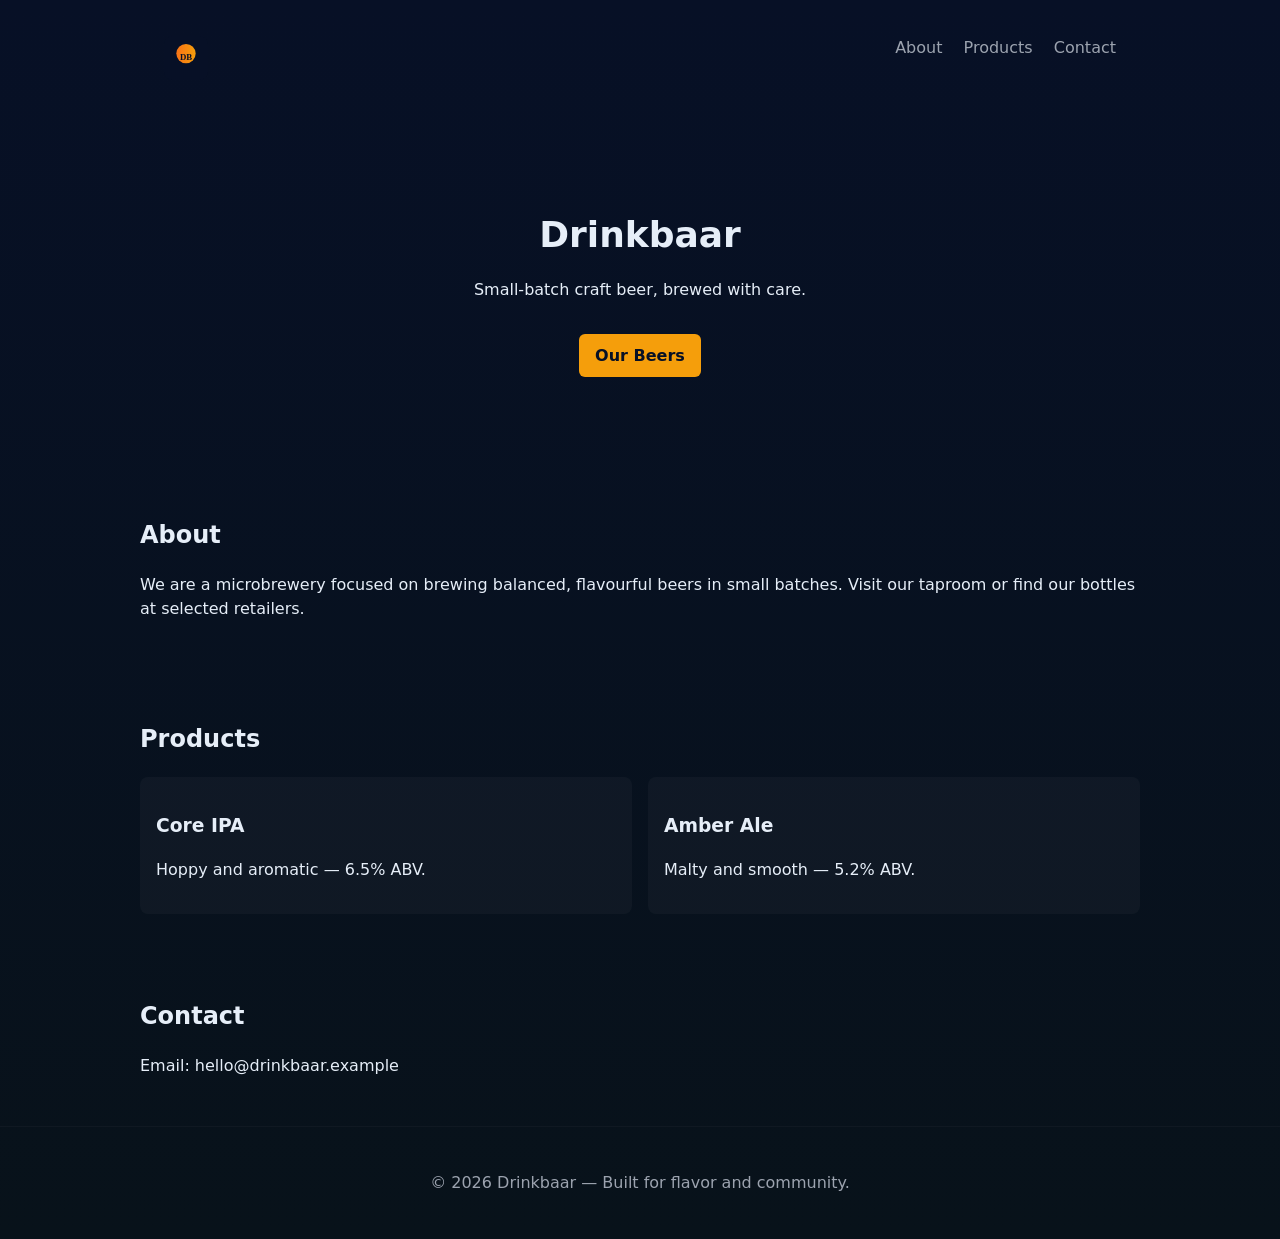
<file: index.html>
<!doctype html>
<html lang="en">
<head>
  <meta charset="utf-8">
  <meta name="viewport" content="width=device-width,initial-scale=1">
  <title>Drinkbaar — Microbrewery</title>
  <meta name="description" content="Drinkbaar — Small-batch craft beers from our microbrewery.">
  <link rel="stylesheet" href="assets/css/style.css">
</head>
<body>
  <header class="site-header">
    <div class="container">
      <img src="assets/img/logo.svg" alt="Drinkbaar logo" class="logo">
      <nav class="main-nav">
        <a href="#about">About</a>
        <a href="#products">Products</a>
        <a href="#contact">Contact</a>
      </nav>
    </div>
  </header>

  <main>
    <section class="hero">
      <div class="container">
        <h1>Drinkbaar</h1>
        <p>Small-batch craft beer, brewed with care.</p>
        <a class="btn" href="#products">Our Beers</a>
      </div>
    </section>

    <section id="about" class="container about">
      <h2>About</h2>
      <p>We are a microbrewery focused on brewing balanced, flavourful beers in small batches. Visit our taproom or find our bottles at selected retailers.</p>
    </section>

    <section id="products" class="container products">
      <h2>Products</h2>
      <div class="grid">
        <article class="card">
          <h3>Core IPA</h3>
          <p>Hoppy and aromatic — 6.5% ABV.</p>
        </article>
        <article class="card">
          <h3>Amber Ale</h3>
          <p>Malty and smooth — 5.2% ABV.</p>
        </article>
      </div>
    </section>

    <section id="contact" class="container contact">
      <h2>Contact</h2>
      <p>Email: hello@drinkbaar.example</p>
    </section>
  </main>

  <footer class="site-footer">
    <div class="container">© 2026 Drinkbaar — Built for flavor and community.</div>
  </footer>
</body>
</html>
</file>
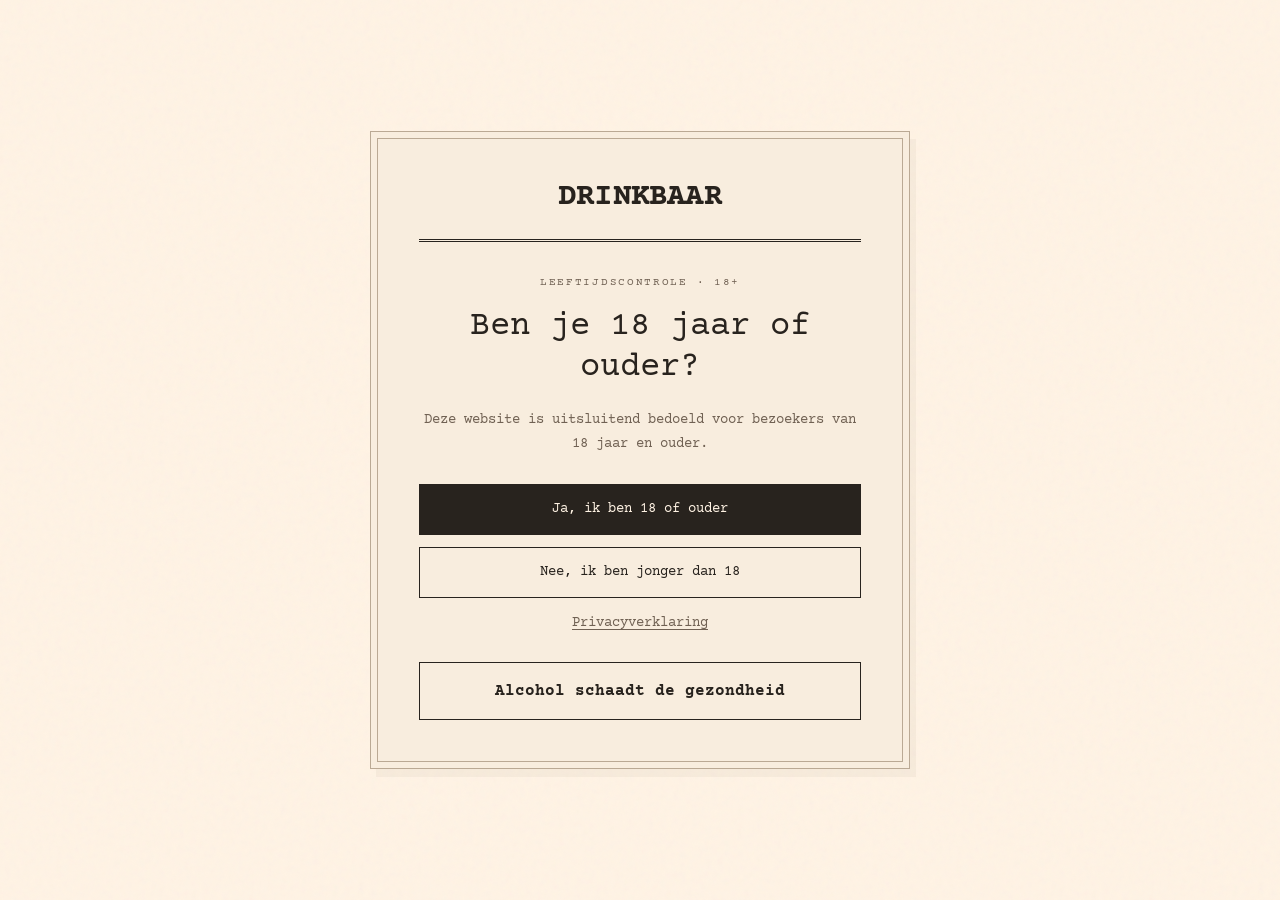
<file: public/index.html>
<!doctype html>
<html lang="nl">
<head>
<meta charset="utf-8"><meta name="viewport" content="width=device-width,initial-scale=1"><meta name="theme-color" content="#fff3e4">
<title>Drinkbaar — Bruin Kroeg | Belgisch amberbier</title>
<meta name="description" content="Bruin Kroeg van Drinkbaar. Belgisch amberbier van hoge gisting met een milde rooksmaak, gelagerd op eikenhoutsnippers.">
<link rel="icon" href="assets/img/favicon.svg" type="image/svg+xml"><link rel="stylesheet" href="assets/css/style.css">
</head>
<body>
<section class="age-gate" id="age-gate" role="dialog" aria-modal="true" aria-labelledby="age-title" aria-describedby="age-description">
  <div class="age-card">
    <p class="brand age-brand">DRINKBAAR</p>
    <p class="eyebrow">LEEFTIJDSCONTROLE · 18+</p>
    <h2 id="age-title" tabindex="-1">Ben je 18 jaar of ouder?</h2>
    <p id="age-description">Deze website is uitsluitend bedoeld voor bezoekers van 18 jaar en ouder.</p>
    <div class="age-actions" id="age-actions">
      <button type="button" id="age-confirm" disabled>Ja, ik ben 18 of ouder</button>
      <button type="button" id="age-deny" class="age-secondary" disabled>Nee, ik ben jonger dan 18</button>
    </div>
    <noscript><p>Schakel JavaScript in om je leeftijd te bevestigen. De website blijft tot dan gesloten.</p></noscript>
    <p><a class="text-link" href="privacy.html">Privacyverklaring</a></p>
    <p class="alcohol-warning age-warning">Alcohol schaadt de gezondheid</p>
  </div>
</section>
<div class="site-content" id="site-content" hidden inert>
<a class="skip-link" href="#main">Naar de inhoud</a>
<header class="site-header wrap">
  <a class="brand" href="#bier" aria-label="Drinkbaar, naar ons bier">DRINKBAAR</a>
  <nav class="site-nav" aria-label="Hoofdnavigatie">
    <ul>
      <li><a href="#bier">Ons bier</a></li>
      <li><a href="#over-ons">Over ons</a></li>
      <li><a href="#contact">Contact</a></li>
    </ul>
  </nav>
</header>
<main id="main">
<section id="bier" class="hero wrap" aria-labelledby="hero-title">
  <div class="hero-copy">
    <h1 id="hero-title">Bruin<br>Kroeg<span class="title-period">.</span></h1>
    <p class="hero-description">
        Denk aan een bruine kroeg, het eikenhout aan de muur, de rook in de gordijnen en de geur van heerlijk bier. Denk aan de goeie momenten, de straffe verhalen, de goeie moppen en de flauwe moppen. Denk aan het kameraadschap met oude bekenden en nieuwe onbekenden. Aan de toog is iedereen gelijk. Dat is onze cafécultuur en dat is de essentie van Bruin Kroeg.</p>
  </div>
  <figure class="hero-art">
    <div class="photo-frame"><img class="product-photo" src="assets/img/bruin-kroeg-soft-reflections.png" alt="Productvisualisatie naar de echte Drinkbaar Bruin Kroeg fles: donkerbruin glas, gouden kroonkurk en een crèmekleurig etiket met barkruk, op een houten cafétafel" width="1024" height="1536" fetchpriority="high"></div>
  </figure>
</section>
<section id="over-ons" class="about wrap" aria-labelledby="about-title">
  <div class="about-heading">
    <p class="eyebrow">OVER ONS</p>
    <h2 id="about-title">Het begon met een mop<span class="title-period">.</span></h2>
    <blockquote>“Als het maar drinkbaar is”</blockquote>
  </div>
  <div class="about-story">
    <p>Het begon op café, terwijl we samen bier proefden. Wat als we zelf eens bier maakten? We gingen aan de slag en brouwden ons eerste bier. En warempel: het was drinkbaar.</p>
    <p>Met elk brouwsel kregen we de smaak meer te pakken en werd ons bier beter dan zomaar drinkbaar. Maar de mop bleef hangen. En de naam dus ook. Intussen is onze hobby uitgegroeid tot een passie die we met de wereld willen delen.</p>
    <p>Drinkbaar knipoogt ook naar een oude legende: in de middeleeuwen zou het water zo vervuild zijn geweest dat alleen bier nog drinkbaar was.<sup><a class="text-link" href="#legende-toelichting" aria-label="Lees de toelichting bij de legende">*</a></sup> Voor ons gaat de naam vooral over smaak en over onszelf niet al te serieus nemen.</p>
    <p>Ons bier nemen we wél serieus. We gaan voor hoge kwaliteit en verkennen graag minder alledaagse smaken. Toch moet ons bier toegankelijk blijven: het mag je verrassen en tegelijk vertrouwd aanvoelen. Nieuw én herkenbaar. En bovenal: drinkbaar.</p>
    <p id="legende-toelichting" class="about-footnote" tabindex="-1">* Deze legende is folklore, geen historisch feit of gezondheidsclaim. Ze is geen reden om bier boven water te verkiezen.</p>
  </div>
</section>
<section id="contact" class="contact wrap" aria-labelledby="contact-title">
  <div class="contact-copy">
    <p class="eyebrow">EEN VRAAG OF EEN GOED VERHAAL?</p>
    <h2 id="contact-title">Laat van je horen<span class="title-period">.</span></h2>
    <p>Heb je een vraag, een idee of gewoon zin om iets te vertellen? Stuur ons een bericht. We horen graag van je.</p>
  </div>
  <div class="contact-details">
    <p class="eyebrow">STUUR EEN BERICHT</p>
    <form class="contact-form" data-endpoint="https://script.google.com/macros/s/AKfycbzjuRxBbDtFB3m9leS-Jf_WwQpbe997Uzrxitdhd0WxswyAIRwtGOvirFTZuGNNahKx/exec" novalidate>
      <div class="form-field">
        <label for="contact-name">Naam <span aria-hidden="true">*</span></label>
        <input id="contact-name" name="name" type="text" autocomplete="name" maxlength="120" required>
      </div>
      <div class="form-field">
        <label for="contact-email">E-mailadres <span aria-hidden="true">*</span></label>
        <input id="contact-email" name="email" type="email" autocomplete="email" maxlength="254" required>
      </div>
      <div class="form-field">
        <label for="contact-subject">Onderwerp</label>
        <input id="contact-subject" name="subject" type="text" maxlength="160">
      </div>
      <div class="form-field">
        <label for="contact-phone">Telefoonnummer <span class="optional">(optioneel)</span></label>
        <input id="contact-phone" name="phone" type="tel" autocomplete="tel" maxlength="60">
      </div>
      <div class="form-field">
        <label for="contact-message">Bericht <span aria-hidden="true">*</span></label>
        <textarea id="contact-message" name="message" rows="7" maxlength="5000" required></textarea>
      </div>
      <div class="form-honeypot" aria-hidden="true">
        <label for="contact-website">Website</label>
        <input id="contact-website" name="website" type="text" tabindex="-1" autocomplete="off">
      </div>
      <button class="form-submit" type="submit">Verstuur bericht</button>
      <p class="form-status" id="contact-form-status" role="status" aria-live="polite"></p>
      <p class="form-note">Je gegevens worden alleen gebruikt om je bericht te beantwoorden. <a class="text-link" href="privacy.html">Lees de privacyverklaring</a>.</p>
    </form>
  </div>
</section>
</main>
<footer class="site-footer wrap">
  <div class="company-details">
    <p>© <span id="year">2026</span> Drinkbaar · Amelu BV</p>
    <p>Groenstraat 1, 2820 Bonheiden, België</p>
    <p>Btw-nummer: BE 0689.586.163</p>
    <p><a class="text-link" href="mailto:info@drinkbaar.be">info@drinkbaar.be</a></p>
  </div>
  <p><a class="text-link" href="privacy.html">Privacyverklaring</a></p>
</footer>
<p class="alcohol-warning bottom-warning">Alcohol schaadt de gezondheid</p>
</div>
<script src="assets/js/age-gate.js" defer></script>
<script src="assets/js/contact-form.js" defer></script>
</body></html>
</file>
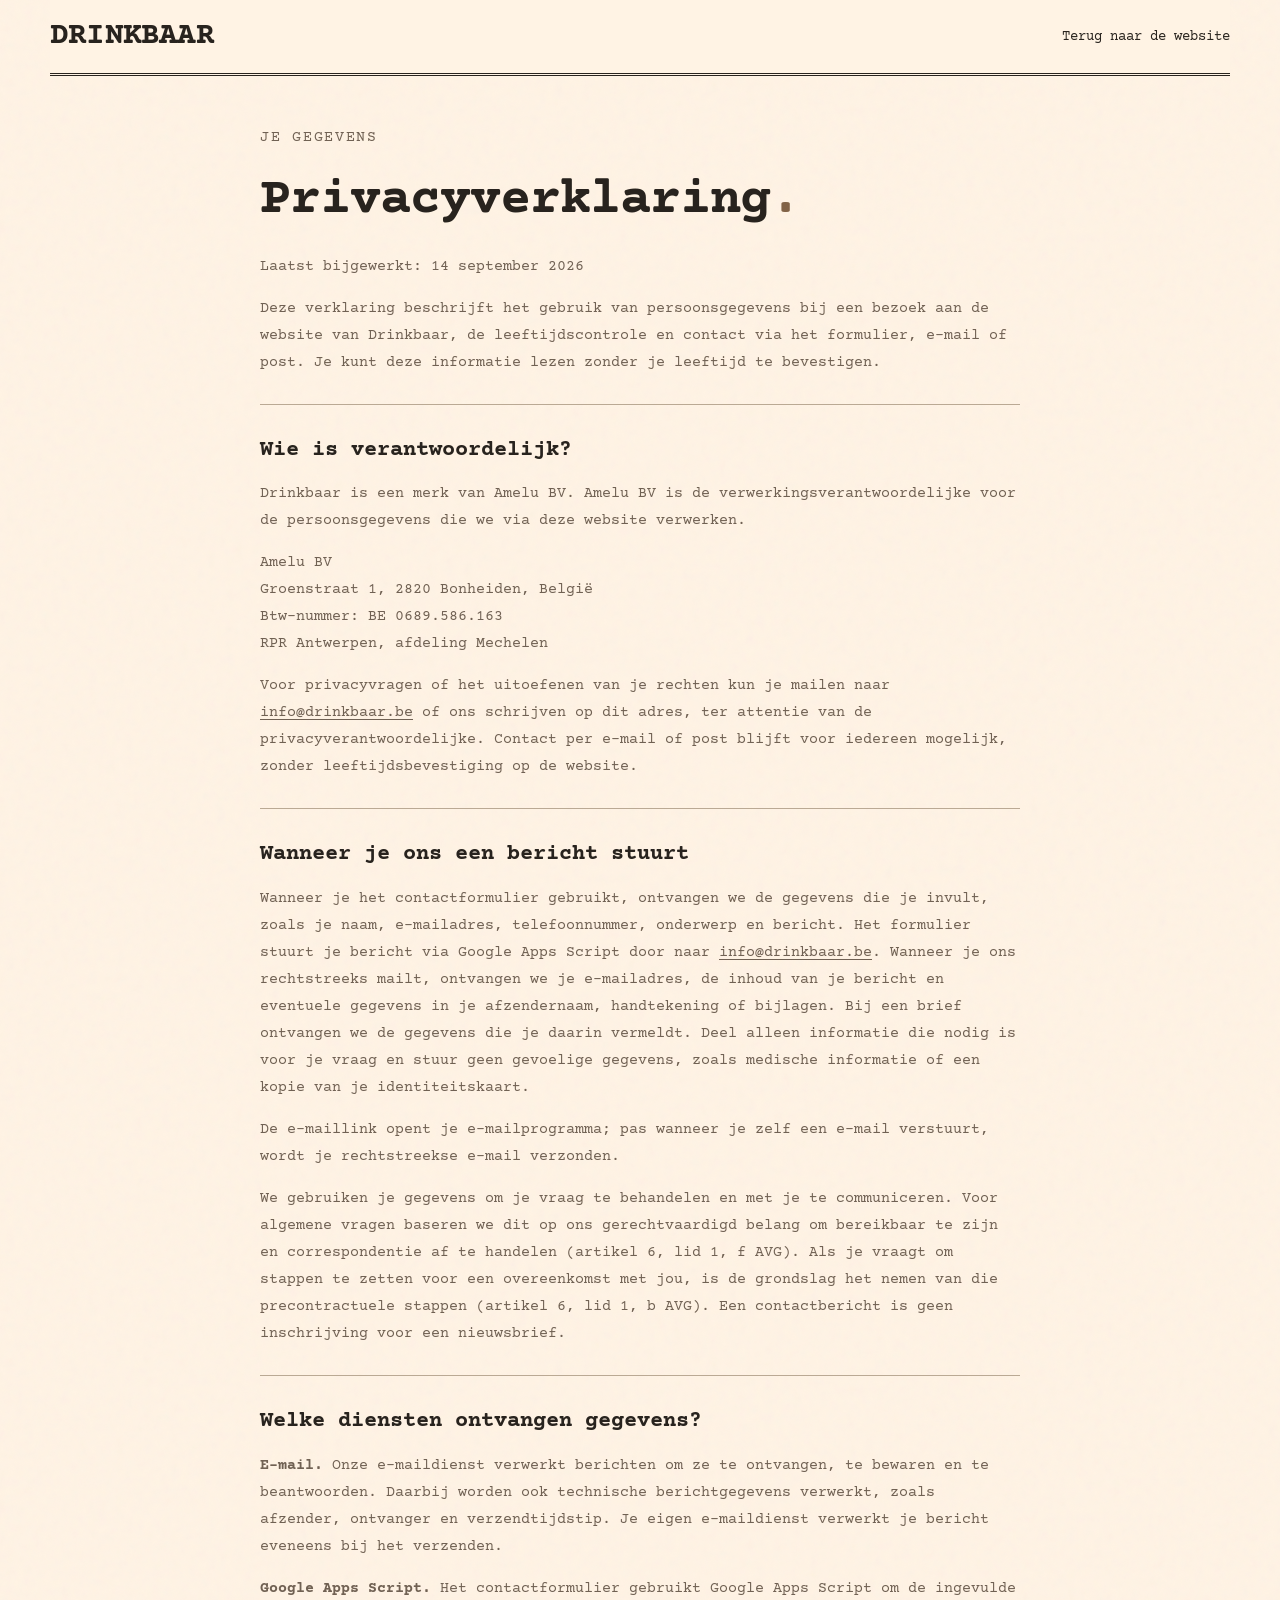
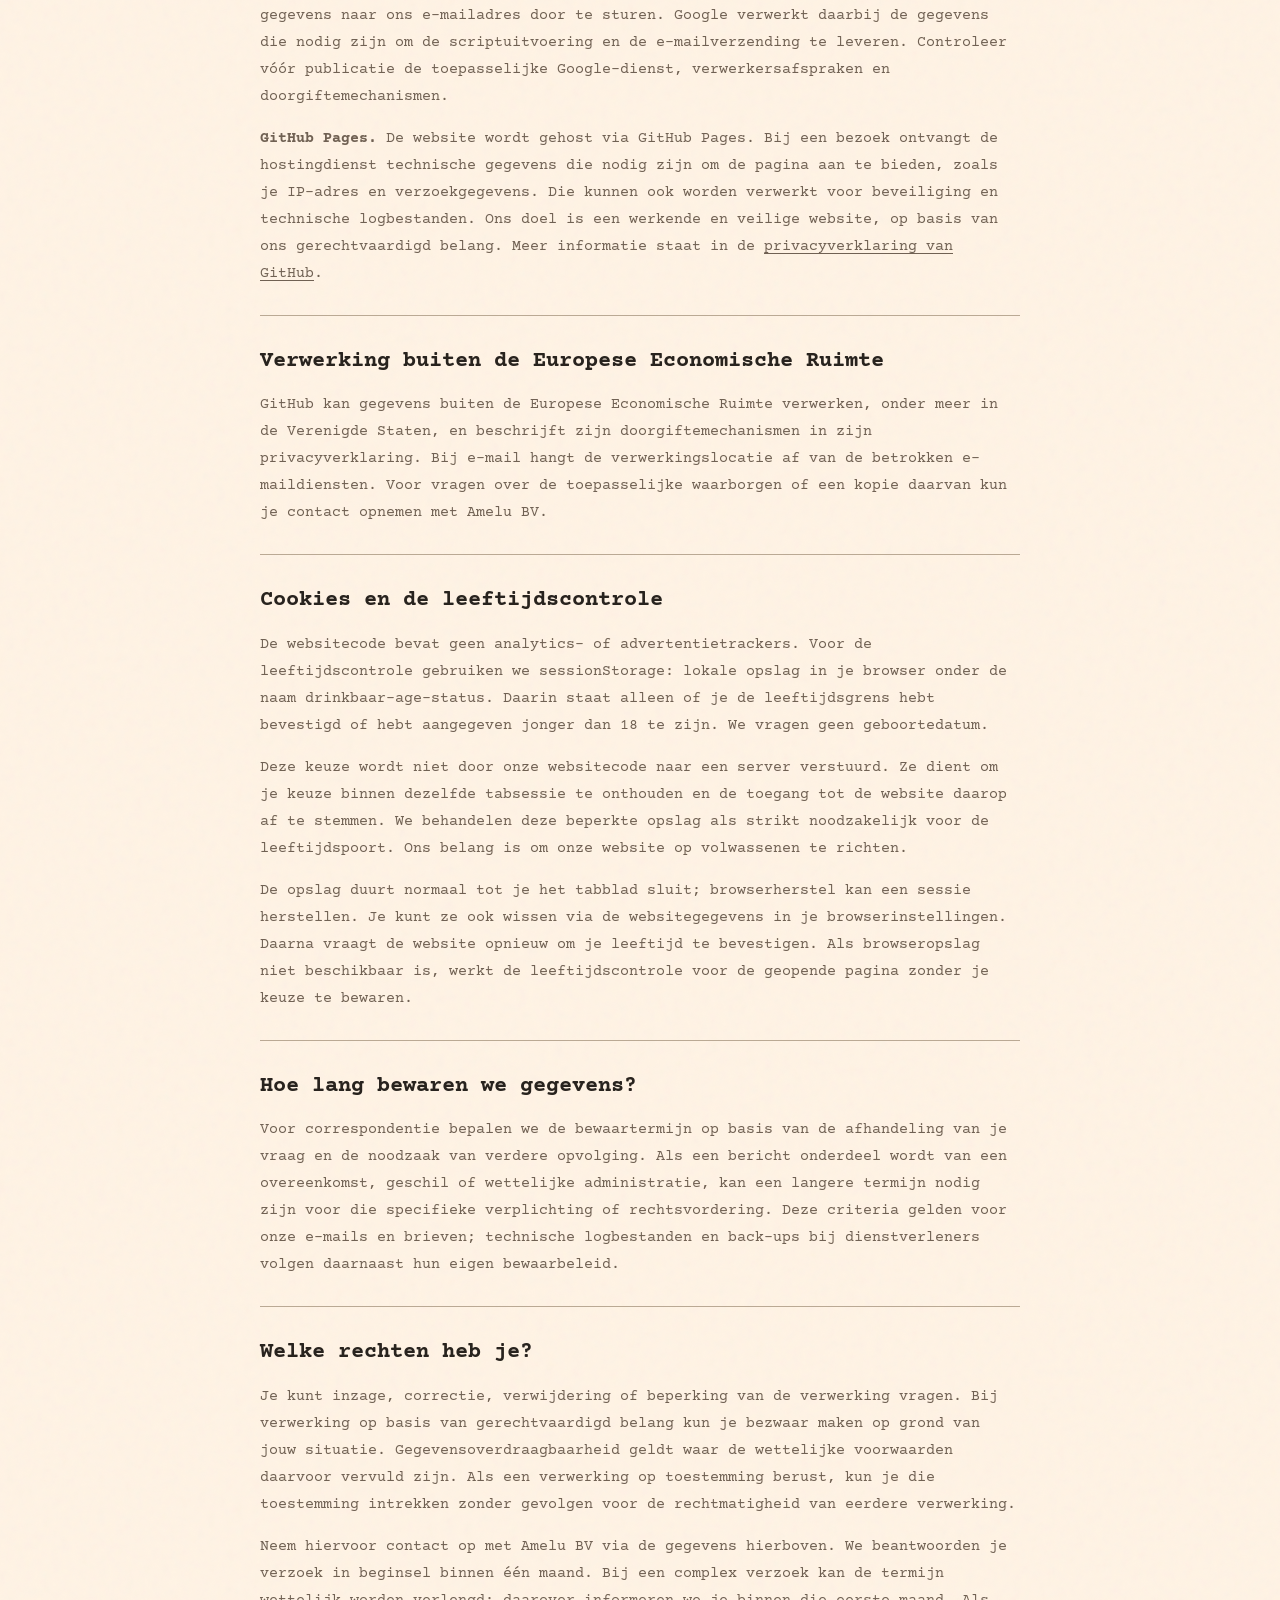
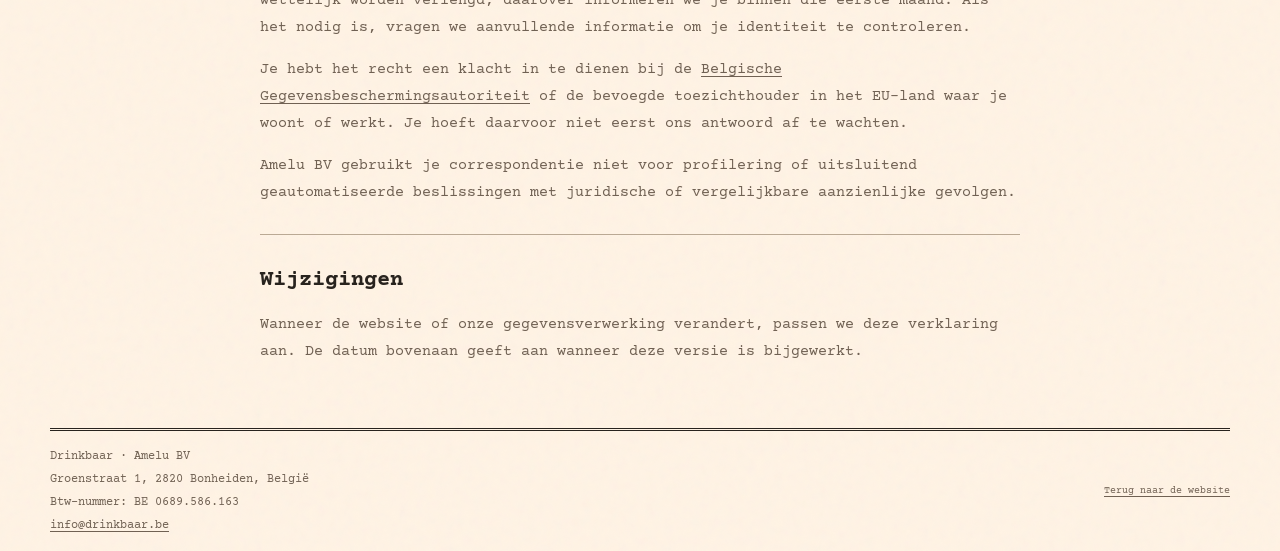
<file: public/privacy.html>
<!doctype html>
<html lang="nl">
<head>
  <meta charset="utf-8">
  <meta name="viewport" content="width=device-width,initial-scale=1">
  <meta name="theme-color" content="#fff3e4">
  <title>Privacyverklaring — Drinkbaar</title>
  <meta name="description" content="Hoe Amelu BV persoonsgegevens verwerkt op de website van Drinkbaar, welke diensten we gebruiken en welke rechten je hebt.">
  <link rel="icon" href="assets/img/favicon.svg" type="image/svg+xml">
  <link rel="stylesheet" href="assets/css/style.css">
</head>
<body class="privacy-page">
  <a class="skip-link" href="#main">Naar de inhoud</a>
  <header class="site-header wrap">
    <a class="brand" href="index.html" aria-label="Drinkbaar, naar de website">DRINKBAAR</a>
    <nav class="site-nav" aria-label="Navigatie">
      <ul><li><a href="index.html">Terug naar de website</a></li></ul>
    </nav>
  </header>
  <main id="main" class="privacy-content">
    <p class="eyebrow">JE GEGEVENS</p>
    <h1>Privacyverklaring<span class="title-period">.</span></h1>
    <p>Laatst bijgewerkt: <time datetime="2026-09-14">14 september 2026</time></p>
    <p>Deze verklaring beschrijft het gebruik van persoonsgegevens bij een bezoek aan de website van Drinkbaar, de leeftijdscontrole en contact via het formulier, e-mail of post. Je kunt deze informatie lezen zonder je leeftijd te bevestigen.</p>

    <section aria-labelledby="responsible-title">
      <h2 id="responsible-title">Wie is verantwoordelijk?</h2>
      <p>Drinkbaar is een merk van Amelu BV. Amelu BV is de verwerkingsverantwoordelijke voor de persoonsgegevens die we via deze website verwerken.</p>
      <address>Amelu BV<br>Groenstraat 1, 2820 Bonheiden, België<br>Btw-nummer: BE 0689.586.163<br>RPR Antwerpen, afdeling Mechelen</address>
      <p>Voor privacyvragen of het uitoefenen van je rechten kun je mailen naar <a href="mailto:info@drinkbaar.be">info@drinkbaar.be</a> of ons schrijven op dit adres, ter attentie van de privacyverantwoordelijke. Contact per e-mail of post blijft voor iedereen mogelijk, zonder leeftijdsbevestiging op de website.</p>
    </section>

    <section aria-labelledby="contact-title">
      <h2 id="contact-title">Wanneer je ons een bericht stuurt</h2>
      <p>Wanneer je het contactformulier gebruikt, ontvangen we de gegevens die je invult, zoals je naam, e-mailadres, telefoonnummer, onderwerp en bericht. Het formulier stuurt je bericht via Google Apps Script door naar <a href="mailto:info@drinkbaar.be">info@drinkbaar.be</a>. Wanneer je ons rechtstreeks mailt, ontvangen we je e-mailadres, de inhoud van je bericht en eventuele gegevens in je afzendernaam, handtekening of bijlagen. Bij een brief ontvangen we de gegevens die je daarin vermeldt. Deel alleen informatie die nodig is voor je vraag en stuur geen gevoelige gegevens, zoals medische informatie of een kopie van je identiteitskaart.</p>
      <p>De e-maillink opent je e-mailprogramma; pas wanneer je zelf een e-mail verstuurt, wordt je rechtstreekse e-mail verzonden.</p>
      <p>We gebruiken je gegevens om je vraag te behandelen en met je te communiceren. Voor algemene vragen baseren we dit op ons gerechtvaardigd belang om bereikbaar te zijn en correspondentie af te handelen (artikel 6, lid 1, f AVG). Als je vraagt om stappen te zetten voor een overeenkomst met jou, is de grondslag het nemen van die precontractuele stappen (artikel 6, lid 1, b AVG). Een contactbericht is geen inschrijving voor een nieuwsbrief.</p>
    </section>

    <section aria-labelledby="services-title">
      <h2 id="services-title">Welke diensten ontvangen gegevens?</h2>
      <p><strong>E-mail.</strong> Onze e-maildienst verwerkt berichten om ze te ontvangen, te bewaren en te beantwoorden. Daarbij worden ook technische berichtgegevens verwerkt, zoals afzender, ontvanger en verzendtijdstip. Je eigen e-maildienst verwerkt je bericht eveneens bij het verzenden.</p>
      <p><strong>Google Apps Script.</strong> Het contactformulier gebruikt Google Apps Script om de ingevulde gegevens naar ons e-mailadres door te sturen. Google verwerkt daarbij de gegevens die nodig zijn om de scriptuitvoering en de e-mailverzending te leveren. Controleer vóór publicatie de toepasselijke Google-dienst, verwerkersafspraken en doorgiftemechanismen.</p>
      <p><strong>GitHub Pages.</strong> De website wordt gehost via GitHub Pages. Bij een bezoek ontvangt de hostingdienst technische gegevens die nodig zijn om de pagina aan te bieden, zoals je IP-adres en verzoekgegevens. Die kunnen ook worden verwerkt voor beveiliging en technische logbestanden. Ons doel is een werkende en veilige website, op basis van ons gerechtvaardigd belang. Meer informatie staat in de <a href="https://docs.github.com/en/site-policy/privacy-policies/github-general-privacy-statement">privacyverklaring van GitHub</a>.</p>
    </section>

    <section aria-labelledby="transfers-title">
      <h2 id="transfers-title">Verwerking buiten de Europese Economische Ruimte</h2>
      <p>GitHub kan gegevens buiten de Europese Economische Ruimte verwerken, onder meer in de Verenigde Staten, en beschrijft zijn doorgiftemechanismen in zijn privacyverklaring. Bij e-mail hangt de verwerkingslocatie af van de betrokken e-maildiensten. Voor vragen over de toepasselijke waarborgen of een kopie daarvan kun je contact opnemen met Amelu BV.</p>
    </section>

    <section aria-labelledby="storage-title">
      <h2 id="storage-title">Cookies en de leeftijdscontrole</h2>
      <p>De websitecode bevat geen analytics- of advertentietrackers. Voor de leeftijdscontrole gebruiken we <code>sessionStorage</code>: lokale opslag in je browser onder de naam <code>drinkbaar-age-status</code>. Daarin staat alleen of je de leeftijdsgrens hebt bevestigd of hebt aangegeven jonger dan 18 te zijn. We vragen geen geboortedatum.</p>
      <p>Deze keuze wordt niet door onze websitecode naar een server verstuurd. Ze dient om je keuze binnen dezelfde tabsessie te onthouden en de toegang tot de website daarop af te stemmen. We behandelen deze beperkte opslag als strikt noodzakelijk voor de leeftijdspoort. Ons belang is om onze website op volwassenen te richten.</p>
      <p>De opslag duurt normaal tot je het tabblad sluit; browserherstel kan een sessie herstellen. Je kunt ze ook wissen via de websitegegevens in je browserinstellingen. Daarna vraagt de website opnieuw om je leeftijd te bevestigen. Als browseropslag niet beschikbaar is, werkt de leeftijdscontrole voor de geopende pagina zonder je keuze te bewaren.</p>
    </section>

    <section aria-labelledby="retention-title">
      <h2 id="retention-title">Hoe lang bewaren we gegevens?</h2>
      <p>Voor correspondentie bepalen we de bewaartermijn op basis van de afhandeling van je vraag en de noodzaak van verdere opvolging. Als een bericht onderdeel wordt van een overeenkomst, geschil of wettelijke administratie, kan een langere termijn nodig zijn voor die specifieke verplichting of rechtsvordering. Deze criteria gelden voor onze e-mails en brieven; technische logbestanden en back-ups bij dienstverleners volgen daarnaast hun eigen bewaarbeleid.</p>
    </section>

    <section aria-labelledby="rights-title">
      <h2 id="rights-title">Welke rechten heb je?</h2>
      <p>Je kunt inzage, correctie, verwijdering of beperking van de verwerking vragen. Bij verwerking op basis van gerechtvaardigd belang kun je bezwaar maken op grond van jouw situatie. Gegevensoverdraagbaarheid geldt waar de wettelijke voorwaarden daarvoor vervuld zijn. Als een verwerking op toestemming berust, kun je die toestemming intrekken zonder gevolgen voor de rechtmatigheid van eerdere verwerking.</p>
      <p>Neem hiervoor contact op met Amelu BV via de gegevens hierboven. We beantwoorden je verzoek in beginsel binnen één maand. Bij een complex verzoek kan de termijn wettelijk worden verlengd; daarover informeren we je binnen die eerste maand. Als het nodig is, vragen we aanvullende informatie om je identiteit te controleren.</p>
      <p>Je hebt het recht een klacht in te dienen bij de <a href="https://www.gegevensbeschermingsautoriteit.be/burger/acties/klacht-indienen">Belgische Gegevensbeschermingsautoriteit</a> of de bevoegde toezichthouder in het EU-land waar je woont of werkt. Je hoeft daarvoor niet eerst ons antwoord af te wachten.</p>
      <p>Amelu BV gebruikt je correspondentie niet voor profilering of uitsluitend geautomatiseerde beslissingen met juridische of vergelijkbare aanzienlijke gevolgen.</p>
    </section>

    <section aria-labelledby="changes-title">
      <h2 id="changes-title">Wijzigingen</h2>
      <p>Wanneer de website of onze gegevensverwerking verandert, passen we deze verklaring aan. De datum bovenaan geeft aan wanneer deze versie is bijgewerkt.</p>
    </section>
  </main>
  <footer class="site-footer wrap">
    <div class="company-details">
      <p>Drinkbaar · Amelu BV</p>
      <p>Groenstraat 1, 2820 Bonheiden, België</p>
      <p>Btw-nummer: BE 0689.586.163</p>
      <p><a class="text-link" href="mailto:info@drinkbaar.be">info@drinkbaar.be</a></p>
    </div>
    <p><a class="text-link" href="index.html">Terug naar de website</a></p>
  </footer>
</body>
</html>
</file>
<file: assets/css/style.css>
:root{
  --bg:#0f1724;
  --muted:#9ca3af;
  --accent:#f59e0b;
  --card:#0b1220;
}
*{box-sizing:border-box}
body{margin:0;font-family:Inter,system-ui,Segoe UI,Roboto,"Helvetica Neue",Arial;background:linear-gradient(180deg,#071026 0%, #08121a 100%);color:#e6eef8;line-height:1.5}
.container{max-width:1000px;margin:0 auto;padding:1.5rem}
.site-header{background:transparent;padding:.75rem 0}
.site-header .logo{height:44px;vertical-align:middle}
.main-nav{float:right}
.main-nav a{color:var(--muted);margin-left:1rem;text-decoration:none}
.hero{padding:4rem 0;text-align:center}
.hero h1{font-size:2.25rem;margin:.25rem 0}
.btn{display:inline-block;margin-top:1rem;padding:.6rem 1rem;background:var(--accent);color:#071026;border-radius:6px;text-decoration:none;font-weight:600}
.about,.products,.contact{padding:2rem 0}
.grid{display:grid;grid-template-columns:repeat(auto-fit,minmax(220px,1fr));gap:1rem}
.card{background:rgba(255,255,255,0.03);padding:1rem;border-radius:8px}
.site-footer{padding:1.25rem 0;text-align:center;color:var(--muted);border-top:1px solid rgba(255,255,255,0.03)}

@media (max-width:700px){.main-nav{float:none;text-align:right;margin-top:.5rem}.hero h1{font-size:1.75rem}}
</file>
<file: public/assets/css/style.css>
@font-face {
  font-family: 'Courier Prime';
  src: url('../font/CourierPrime-Regular.ttf') format('truetype');
  font-weight: 400;
  font-style: normal;
  font-display: swap;
}

@font-face {
  font-family: 'Courier Prime';
  src: url('../font/CourierPrime-Bold.ttf') format('truetype');
  font-weight: 700;
  font-style: normal;
  font-display: swap;
}

@font-face {
  font-family: 'Courier Prime';
  src: url('../font/CourierPrime-Italic.ttf') format('truetype');
  font-weight: 400;
  font-style: italic;
  font-display: swap;
}

@font-face {
  font-family: 'Courier Prime';
  src: url('../font/CourierPrime-BoldItalic.ttf') format('truetype');
  font-weight: 700;
  font-style: italic;
  font-display: swap;
}

:root {
  --paper: #fff3e4;
  --ink: #28231e;
  --muted: #706153;
  --line: #baa994;
  --mono: 'Courier Prime', 'Courier New', monospace;
  --warning-space: calc(5rem + env(safe-area-inset-bottom, 0px));
}

* { box-sizing: border-box; }
html { scroll-padding-top: 100px; scroll-padding-bottom: var(--warning-space); }
@media (prefers-reduced-motion: no-preference) {
  html { scroll-behavior: smooth; }
}
body {
  margin: 0;
  min-height: 100vh;
  min-height: 100svh;
  background: var(--paper);
  color: var(--ink);
  font-family: var(--mono);
  -webkit-font-smoothing: antialiased;
  background-image: url("data:image/svg+xml,%3Csvg viewBox='0 0 180 180' xmlns='http://www.w3.org/2000/svg'%3E%3Cfilter id='n'%3E%3CfeTurbulence type='fractalNoise' baseFrequency='.78' numOctaves='3' stitchTiles='stitch'/%3E%3C/filter%3E%3Cpath fill='%235b3c20' opacity='.035' filter='url(%23n)' d='M0 0h180v180H0z'/%3E%3C/svg%3E");
}
a { color: inherit; text-decoration: none; }
.text-link { text-decoration: underline; text-underline-offset: 3px; }
a:focus-visible { outline: 2px dashed var(--ink); outline-offset: 6px; }
::selection { background: var(--ink); color: var(--paper); }
.wrap { width: min(1180px, calc(100% - 100px)); margin-inline: auto; }
.skip-link { position: fixed; top: 10px; left: 10px; transform: translateY(-150%); z-index: 10; background: var(--paper); padding: 14px; }
.skip-link:focus { transform: translateY(0); }
.site-header { position: sticky; top: 0; z-index: 5; align-self: start; display: grid; grid-template-columns: auto 1fr; align-items: center; min-height: 76px; padding-block: 12px; border-bottom: 3px double var(--ink); gap: 8px 24px; background: var(--paper); }
.site-nav { justify-self: end; }
.alcohol-warning { margin: 0; color: var(--ink); font-size: 16px; font-weight: 700; line-height: 1.5; text-align: center; }
.bottom-warning { position: fixed; inset: auto 0 0; z-index: 6; padding: 12px 20px calc(12px + env(safe-area-inset-bottom, 0px)); border-top: 3px double var(--ink); background: var(--paper); }
.brand { font-size: 31px; font-weight: 700; letter-spacing: -.8px; }
.site-nav ul { display: flex; flex-wrap: wrap; align-items: center; gap: 8px 24px; list-style: none; margin: 0; padding: 0; }
.site-nav a { display: inline-flex; align-items: center; min-height: 44px; font-size: 14px; text-decoration: underline; text-decoration-color: transparent; text-underline-offset: 6px; }
.site-nav a:hover, .site-nav a:focus-visible { text-decoration-color: currentColor; }
main { display: grid; }
.hero { display: grid; grid-template-columns: 1.05fr 1fr; gap: 60px; align-items: center; padding-block: 26px; }
.hero-copy { min-width: 0; }
.eyebrow { font-size: 11px; line-height: 1.6; font-weight: 400; letter-spacing: 1.7px; margin: 0 0 20px; }
h1 { font-size: clamp(64px, 12vh, 108px); font-size: clamp(64px, 12svh, 108px); line-height: .98; letter-spacing: -5px; margin: 0 0 22px; font-weight: 700; }
.title-period { color: #826347; }
.hero-tagline { font-size: 17px; font-weight: 700; line-height: 1.5; margin: 0 0 14px; }
.hero-description { font-size: 15px; line-height: 1.85; max-width: 43ch; margin: 0; color: var(--muted); }
.hero-art {
  min-width: 0;
  margin: 0;
  justify-self: center;
  /* Reserve space for the header, frame and footer. */
  width: min(100%, calc((100vh - 230px) * 2 / 3 + 20px));
  width: min(100%, calc((100svh - 230px) * 2 / 3 + 20px));
}
.photo-frame { padding: 9px; border: 1px solid var(--line); background: #f8edde; transform: rotate(1.5deg); box-shadow: 5px 8px 0 #3827170a; }
.product-photo { display: block; width: 100%; height: auto; aspect-ratio: 2 / 3; object-fit: contain; }
.hero-art figcaption { display: flex; flex-wrap: wrap; justify-content: space-between; gap: 8px; font-size: 9px; padding: 16px 3px 0; letter-spacing: .6px; color: var(--muted); }
.site-footer { display: flex; justify-content: space-between; align-items: center; gap: 16px; min-height: 64px; padding-block: 16px; border-top: 3px double var(--ink); }
.site-footer p { margin: 0; font-size: 10px; line-height: 1.6; color: var(--muted); }
.company-details { display: grid; gap: 4px; }
.site-footer .company-details p { font-size: 12px; }

.about, .contact { display: grid; grid-template-columns: 1.05fr 1fr; gap: 60px; padding-block: 48px; border-top: 3px double var(--ink); }
.about-heading, .about-story { min-width: 0; }
.about-heading blockquote { max-width: 25ch; margin: 28px 0 0; padding-left: 20px; border-left: 1px solid var(--line); color: var(--muted); font-size: 20px; line-height: 1.5; }
.about-story p { margin: 0 0 20px; color: var(--muted); font-size: 15px; line-height: 1.85; }
.about-story p:last-child { margin-bottom: 0; }
.about-story .about-footnote { padding-top: 16px; border-top: 1px solid var(--line); font-size: 13px; line-height: 1.7; }
.about-footnote:focus-visible { outline: 2px dashed var(--ink); outline-offset: 4px; }
.contact-copy, .contact-details { min-width: 0; }
.about-heading h2, .contact-copy h2 { font-size: clamp(32px, 4vw, 48px); line-height: 1.1; letter-spacing: -1.5px; margin: 0 0 22px; }
.contact-copy > p:not(.eyebrow) { max-width: 38ch; margin: 0; color: var(--muted); font-size: 15px; line-height: 1.85; }
.contact-details { padding: 28px; border: 1px solid var(--line); background: #f8edde; }
.contact-details .eyebrow { margin-bottom: 8px; }
.contact-details > p:not(.eyebrow) { margin: 16px 0 0; font-size: 12px; line-height: 1.6; color: var(--muted); }
.contact-form { display: grid; gap: 16px; }
.form-field { display: grid; gap: 7px; }
.form-field label { font-size: 12px; line-height: 1.4; }
.form-field label > span:not(.optional) { color: #826347; }
.form-field .optional { color: var(--muted); font-size: 11px; }
.form-field input, .form-field textarea {
  width: 100%;
  padding: 11px 12px;
  border: 1px solid var(--line);
  border-radius: 0;
  background: var(--paper);
  color: var(--ink);
  font: inherit;
  font-size: 14px;
  line-height: 1.5;
}
.form-field textarea { min-height: 150px; resize: vertical; }
.form-field input:focus, .form-field textarea:focus { outline: 2px dashed var(--ink); outline-offset: 2px; }
.form-field input:invalid:not(:placeholder-shown), .form-field textarea:invalid:not(:placeholder-shown) { border-color: #8b3e2f; }
.form-submit {
  justify-self: start;
  min-height: 48px;
  padding: 12px 18px;
  border: 1px solid var(--ink);
  border-radius: 0;
  background: var(--ink);
  color: var(--paper);
  cursor: pointer;
  font: inherit;
  font-size: 14px;
}
.form-submit:hover:not(:disabled), .form-submit:focus-visible { background: #544333; }
.form-submit:focus-visible { outline: 2px dashed var(--ink); outline-offset: 4px; }
.form-submit:disabled { opacity: .6; cursor: wait; }
.form-status { min-height: 1.6em; margin: 0 !important; font-size: 12px !important; }
.form-status[data-state="error"] { color: #8b3e2f; }
.form-status[data-state="success"] { color: #44643e; }
.form-note { margin: 0 !important; font-size: 11px !important; }
.form-honeypot { position: absolute; width: 1px; height: 1px; overflow: hidden; clip: rect(0 0 0 0); clip-path: inset(50%); white-space: nowrap; }
.privacy-page { min-height: 100svh; display: flex; flex-direction: column; }
.privacy-page .site-header { position: static; align-self: auto; }
.privacy-content { width: min(760px, calc(100% - 40px)); margin-inline: auto; padding-block: 48px; flex: 1; display: block; }
.privacy-content h1 { font-size: clamp(30px, 6vw, 52px); line-height: 1.15; letter-spacing: -1px; overflow-wrap: anywhere; }
.privacy-content h2 { margin: 32px 0 12px; font-size: 22px; line-height: 1.3; }
.privacy-content p, .privacy-content li, .privacy-content address { font-size: 15px; line-height: 1.8; color: var(--muted); }
.privacy-content address { font-style: normal; }
.privacy-content ul { padding-left: 22px; }
.privacy-content a { text-decoration: underline; text-underline-offset: 3px; overflow-wrap: anywhere; }
.privacy-content code { font: inherit; overflow-wrap: anywhere; }
.privacy-content section { border-top: 1px solid var(--line); margin-top: 28px; }

@media (max-width: 1000px) {
  .wrap { width: calc(100% - 64px); }
  .hero { gap: 36px; }
  .about, .contact { gap: 36px; }
  .hero-tagline { font-size: 15px; }
  .hero-description { font-size: 14px; }
}

/* Short windows and zoomed layouts may scroll rather than clip content. */
@media (min-width: 761px) and (max-height: 650px) {
  .hero { padding-block: 20px; }
  h1 { font-size: 64px; margin-bottom: 16px; }
  .eyebrow { margin-bottom: 14px; }
  .hero-description { font-size: 14px; line-height: 1.7; }
  .hero-art { min-width: 180px; }
}

@media (max-width: 760px) {
  html { scroll-padding-top: 150px; }
  .wrap { width: calc(100% - 40px); }
  .site-header { grid-template-columns: 1fr; min-height: 72px; gap: 8px; padding-block: 12px 0; }
  .brand { font-size: 24px; }
  .site-nav { width: 100%; }
  .site-nav ul { gap: 4px 24px; }
  .hero { grid-template-columns: 1fr; padding-block: 32px; gap: 30px; }
  .about, .contact { grid-template-columns: 1fr; padding-block: 32px; gap: 28px; }
  .eyebrow { font-size: 10px; }
  h1 { font-size: clamp(76px, 18vw, 104px); }
  .hero-tagline { font-size: 16px; }
  .hero-description { font-size: 14px; max-width: 46ch; }
  .hero-art { width: min(100% - 8px, 340px); }
  .site-footer { flex-wrap: wrap; gap: 8px 20px; }
}

@media (max-width: 380px) {
  .brand { font-size: 21px; }
  .site-nav ul { column-gap: 16px; }
}

/* Keep the website unavailable until an adult visitor confirms their age. */
.site-content {
  min-height: 100vh;
  min-height: 100svh;
  display: grid;
  grid-template-rows: auto 1fr auto;
  padding-bottom: var(--warning-space);
}
.site-content[hidden], .age-gate[hidden], .age-actions[hidden] { display: none; }
.age-gate {
  min-height: 100vh;
  min-height: 100svh;
  display: grid;
  place-items: center;
  padding: 24px;
  background-color: var(--paper);
  background-image: inherit;
}
.age-card {
  width: min(100%, 540px);
  padding: clamp(24px, 5vw, 48px);
  border: 1px solid var(--line);
  outline: 1px solid var(--line);
  outline-offset: -8px;
  background: #f8edde;
  box-shadow: 6px 8px 0 #3827170a;
  text-align: center;
}
.age-brand { margin: 0 0 32px; padding-bottom: 24px; border-bottom: 3px double var(--ink); }
.age-card .eyebrow { margin-bottom: 16px; color: var(--muted); }
.age-card h2 { font-size: clamp(25px, 5vw, 34px); line-height: 1.2; font-weight: 400; margin: 0 0 20px; }
.age-card h2:focus { outline: none; }
.age-card > p:not(.brand):not(.eyebrow):not(.alcohol-warning) { color: var(--muted); font-size: 14px; line-height: 1.7; }
.age-actions { display: grid; gap: 12px; margin-top: 28px; }
.age-actions button {
  width: 100%;
  min-height: 48px;
  padding: 14px 16px;
  border: 1px solid var(--ink);
  border-radius: 0;
  font: inherit;
  font-size: 14px;
  line-height: 1.5;
  background: var(--ink);
  color: var(--paper);
  cursor: pointer;
}
.age-actions .age-secondary { background: transparent; color: var(--ink); }
.age-actions button:hover:not(:disabled) { background: #544333; color: var(--paper); }
.age-actions button:focus-visible { outline: 2px dashed var(--ink); outline-offset: 4px; }
.age-actions button:disabled { opacity: .5; cursor: not-allowed; }
.age-warning { margin-top: 26px; padding: 16px 12px; border: 1px solid var(--ink); }
</file>
